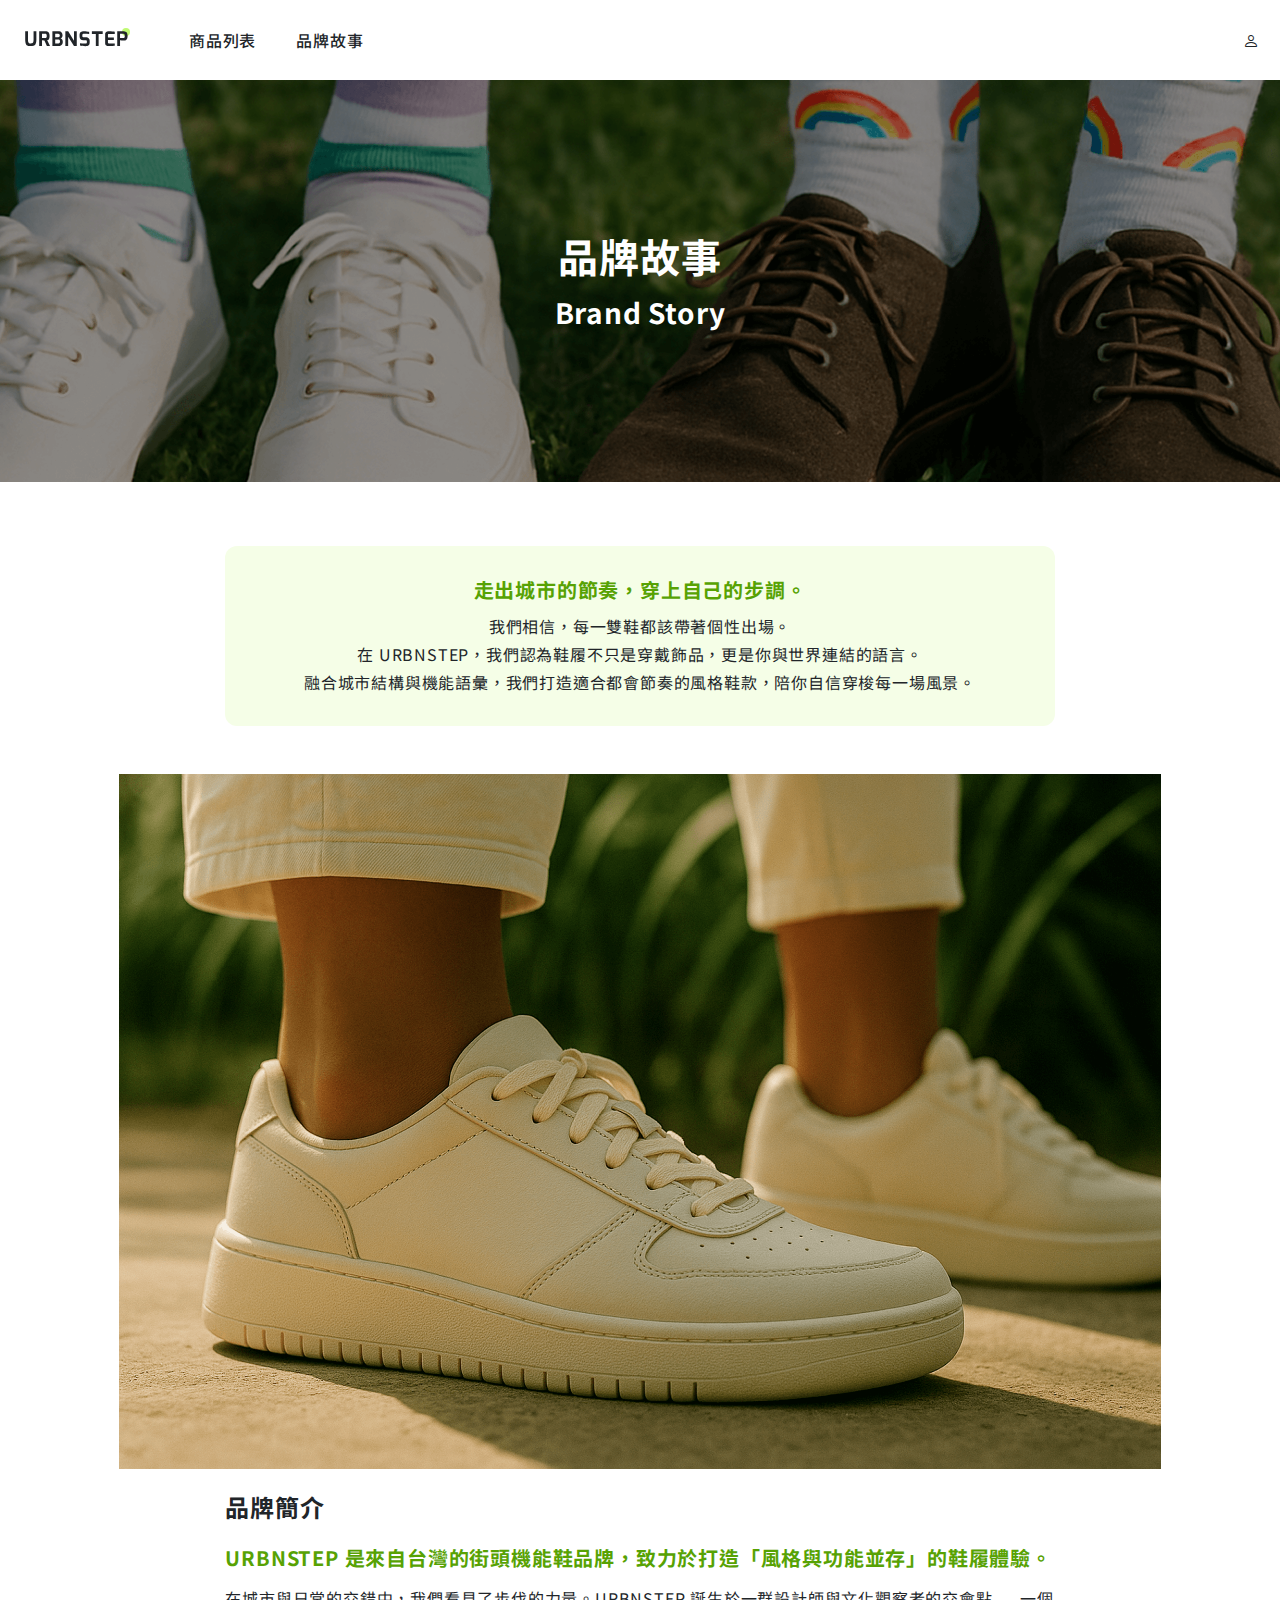
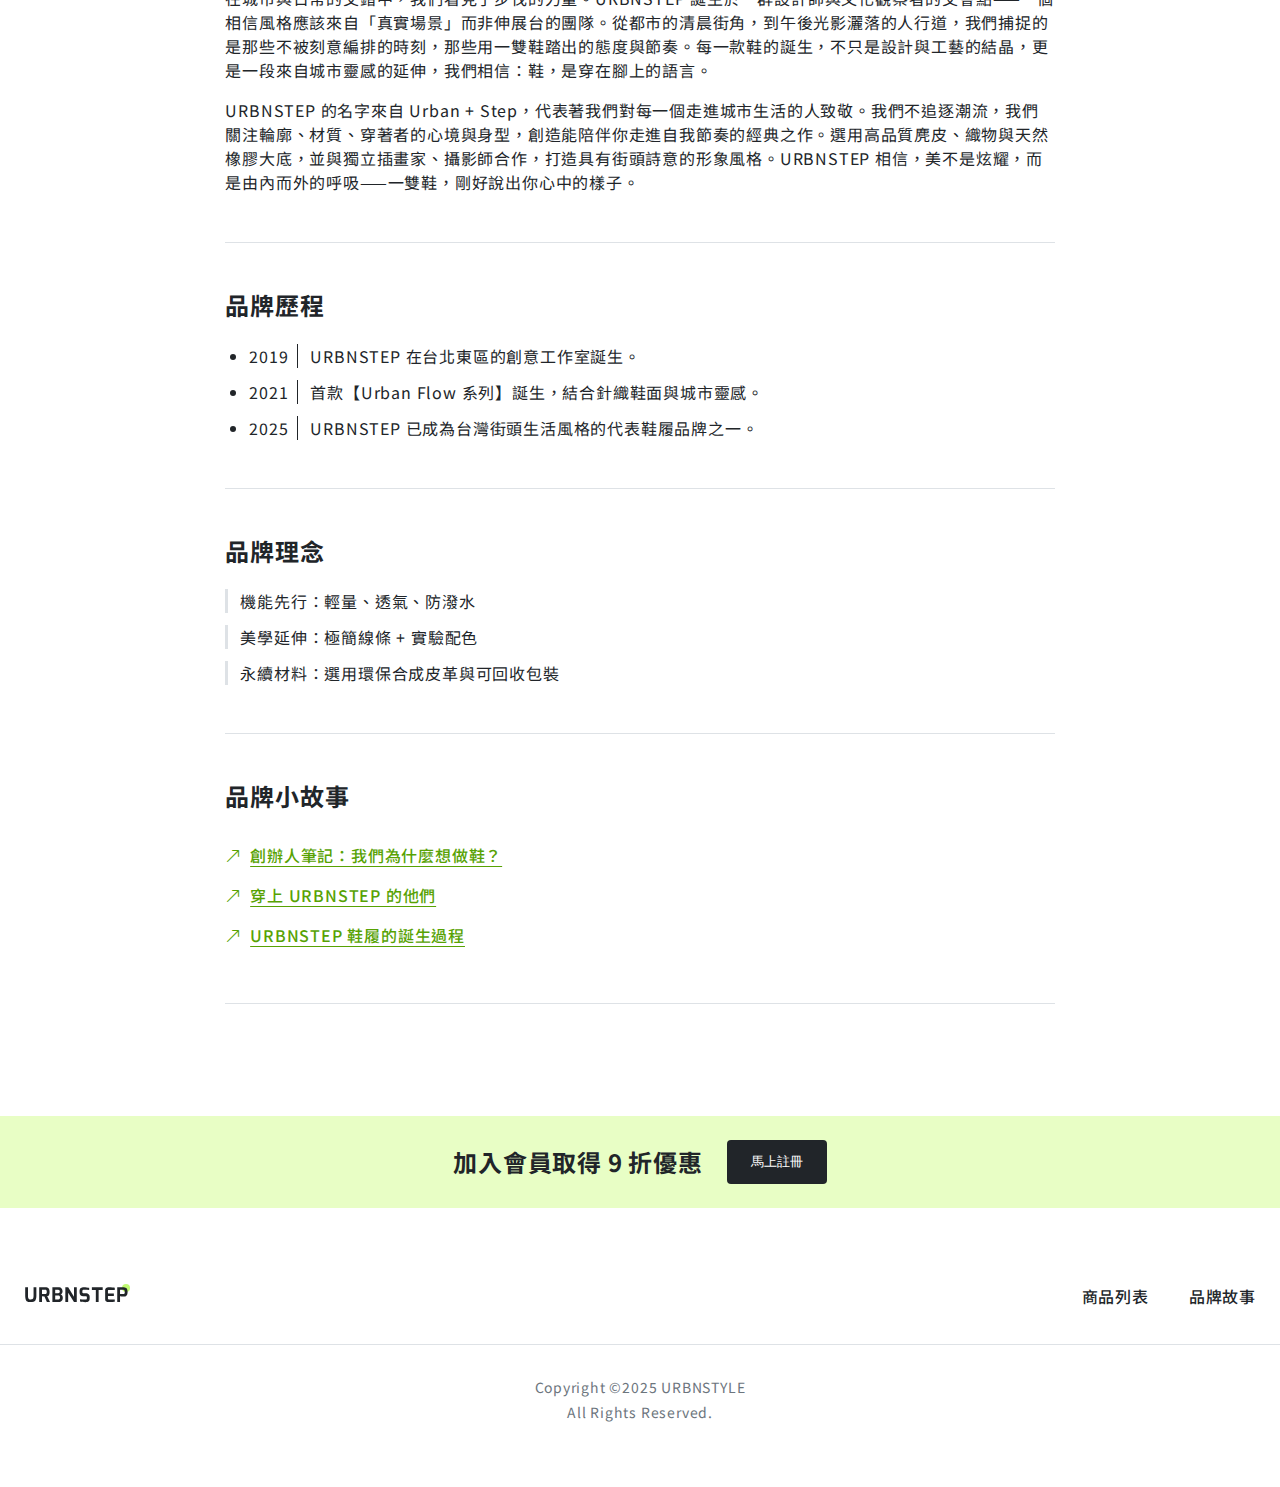
<file: index.html>
<!DOCTYPE html>
<html lang="en">
<head>
    <meta charset="UTF-8">
    <meta name="viewport" content="width=device-width, initial-scale=1.0">
    <link rel="stylesheet" href="https://cdn.jsdelivr.net/npm/bootstrap-icons@1.13.1/font/bootstrap-icons.min.css">
    <link rel="stylesheet" href="style/all.css">
    <link rel="stylesheet" href="style/story.css">
    <title>品牌故事</title>
</head>
<body>
    <!-- 表頭選單 -->
    <nav class="container col-sm py16 d-f aic jcsb py12-sm">
        <ul class="d-f aic">
            <li class="mr48"><a href="index.html">
                <img src="img/logo.svg" alt="logo"></a>
            </li>
            <li ><a href="#" class="d-sm-n py12 mr40">商品列表</a></li>
            <li><a href="#" class="d-sm-n py12">品牌故事</a></li>
        </ul>
        <a href="#"><i class="bi bi-person p12"></i></a>
    </nav>
    <!-- header -->
    <div class="header">
        <h1 class="text-white h3 mb16 mb8-sm">品牌故事</h1>
        <h3 class="text-white h5">Brand Story</h3>
    </div>
    <main class="container py64 pt32-sm">
        <!-- slogan -->
        <div class="row jcc mx-12 ">
        <div class="col-8 col-4-sm">
        <div class="bg-primary-100 p32 p24-sm quote mb48 mb32-sm">
            <h5 class="text-primary-400 mb12">走出城市的節奏，穿上自己的步調。</h5>
            <p class="mb4">我們相信，每一雙鞋都該帶著個性出場。</p>
            <p class="mb4">在 URBNSTEP，我們認為鞋履不只是穿戴飾品，更是你與世界連結的語言。</p>
            <p>融合城市結構與機能語彙，我們打造適合都會節奏的風格鞋款，陪你自信穿梭每一場風景。</p>
        </div>
        </div>
        </div>
        <!-- 品牌簡介 -->
        <div class="row jcc mx-12">
        <div class="col-10 col-4-sm">
            <img src="img/about.png" alt="about" class="mb24 mb16-sm">
        </div>
        <div class="col-8 col-4-sm jcc">
        <div class="pb48 pb32-sm mb48 mb32-sm section-line">
            <h4 class="mb24 mb16-sm h5">品牌簡介</h4>
            <h5 class="text-primary-400 h6 mb16  mb12-sm">URBNSTEP 是來自台灣的街頭機能鞋品牌，致力於打造「風格與功能並存」的鞋履體驗。</h5>
            <p class="mb16 mb12-sm">在城市與日常的交錯中，我們看見了步伐的力量。URBNSTEP 誕生於一群設計師與文化觀察者的交會點——一個相信風格應該來自「真實場景」而非伸展台的團隊。從都市的清晨街角，到午後光影灑落的人行道，我們捕捉的是那些不被刻意編排的時刻，那些用一雙鞋踏出的態度與節奏。每一款鞋的誕生，不只是設計與工藝的結晶，更是一段來自城市靈感的延伸，我們相信：鞋，是穿在腳上的語言。</p>
            <p>URBNSTEP 的名字來自 Urban + Step，代表著我們對每一個走進城市生活的人致敬。我們不追逐潮流，我們關注輪廓、材質、穿著者的心境與身型，創造能陪伴你走進自我節奏的經典之作。選用高品質麂皮、織物與天然橡膠大底，並與獨立插畫家、攝影師合作，打造具有街頭詩意的形象風格。URBNSTEP 相信，美不是炫耀，而是由內而外的呼吸——一雙鞋，剛好說出你心中的樣子。</p>
        </div>
        </div>
        </div>
        <!-- 品牌歷程 -->
        <div class="row jcc mx-12">
        <div class="col-8 col-4-sm">
        <div class="history pb48 pb32-sm mb48 mb32-sm section-line">
            <h4 class="mb24 mb16-sm">品牌歷程</h4>
            <ul class="history-list">
                <li class="mb12"><span class="pr8">2019</span><span class="history-desc"> URBNSTEP 在台北東區的創意工作室誕生。</span></li>
                <li class="mb12"><span class="pr8">2021</span><span class="history-desc"> 首款【Urban Flow 系列】誕生，結合針織鞋面與城市靈感。</span></li>
                <li><span class="pr8">2025</span><span class="history-desc"> URBNSTEP 已成為台灣街頭生活風格的代表鞋履品牌之一。</span></li>
            </ul>
        </div>
        </div>
        </div>
        <!-- 品牌理念 -->
        <div class="row jcc mx-12">
        <div class="col-8 col-4-sm">
        <div class="idea pb48 pb32-sm mb48 mb32-sm section-line">
            <h4 class="mb24">品牌理念</h4>
            <ul>
                <li class="mb12 concept-item">機能先行：輕量、透氣、防潑水</li>
                <li class="mb12 concept-item">美學延伸：極簡線條 + 實驗配色</li>
                <li class="concept-item">永續材料：選用環保合成皮革與可回收包裝</li>
            </ul>
        </div>
        </div>
        </div>
        <!-- 品牌故事 -->
        <div class="row jcc mx-12">
        <div class="col-8 col-4-sm">
        <div class="story pb48 pb32-sm mb48 mb32-sm section-line">
            <h4 class="mb24 mb16-sm">品牌小故事</h4>
            <a href="pd-list.html" class="story-link py8"><i class="bi bi-arrow-up-right"></i>創辦人筆記：我們為什麼想做鞋？</a>
            <a href="pd-list.html" class="story-link py8"><i class="bi bi-arrow-up-right"></i>穿上 URBNSTEP 的他們</a>
            <a href="pd-list.html" class="story-link py8"><i class="bi bi-arrow-up-right"></i>URBNSTEP 鞋履的誕生過程</a>
        </div>
        </div>
        </div>
    </main>
    <!-- 加入會員 -->
    <div class="bg-primary-200 d-f jcc aic py24">
        <h4 class="h5 mr24 mr16-sm">加入會員取得 9 折優惠</h4>
        <button type="button" class="btn btn-dark">馬上註冊</button>
    </div>
    <!-- 版權申明 -->
    <footer class="py64 py32-sm">
    <nav class="container section-line">
        <div class="mb24 d-f aic jcsb block">
            <a href="index.html">
                <img src="img/logo.svg" alt="logo" class="logo">
            </a>
            <ul class="d-f aic block px12">
                <li ><a href="#" class="py12 mr40">商品列表</a></li>
                <li><a href="#" class="py12">品牌故事</a></li>
        </ul>
        </div>
    </nav>
    <div class="copyright text-neutral-600 text-sm mt32">
        <p class="mb4">Copyright ©2025 URBNSTYLE</p>
        <p>All Rights Reserved.</p>
    </div>
    </footer>
</body>
</html>
</file>
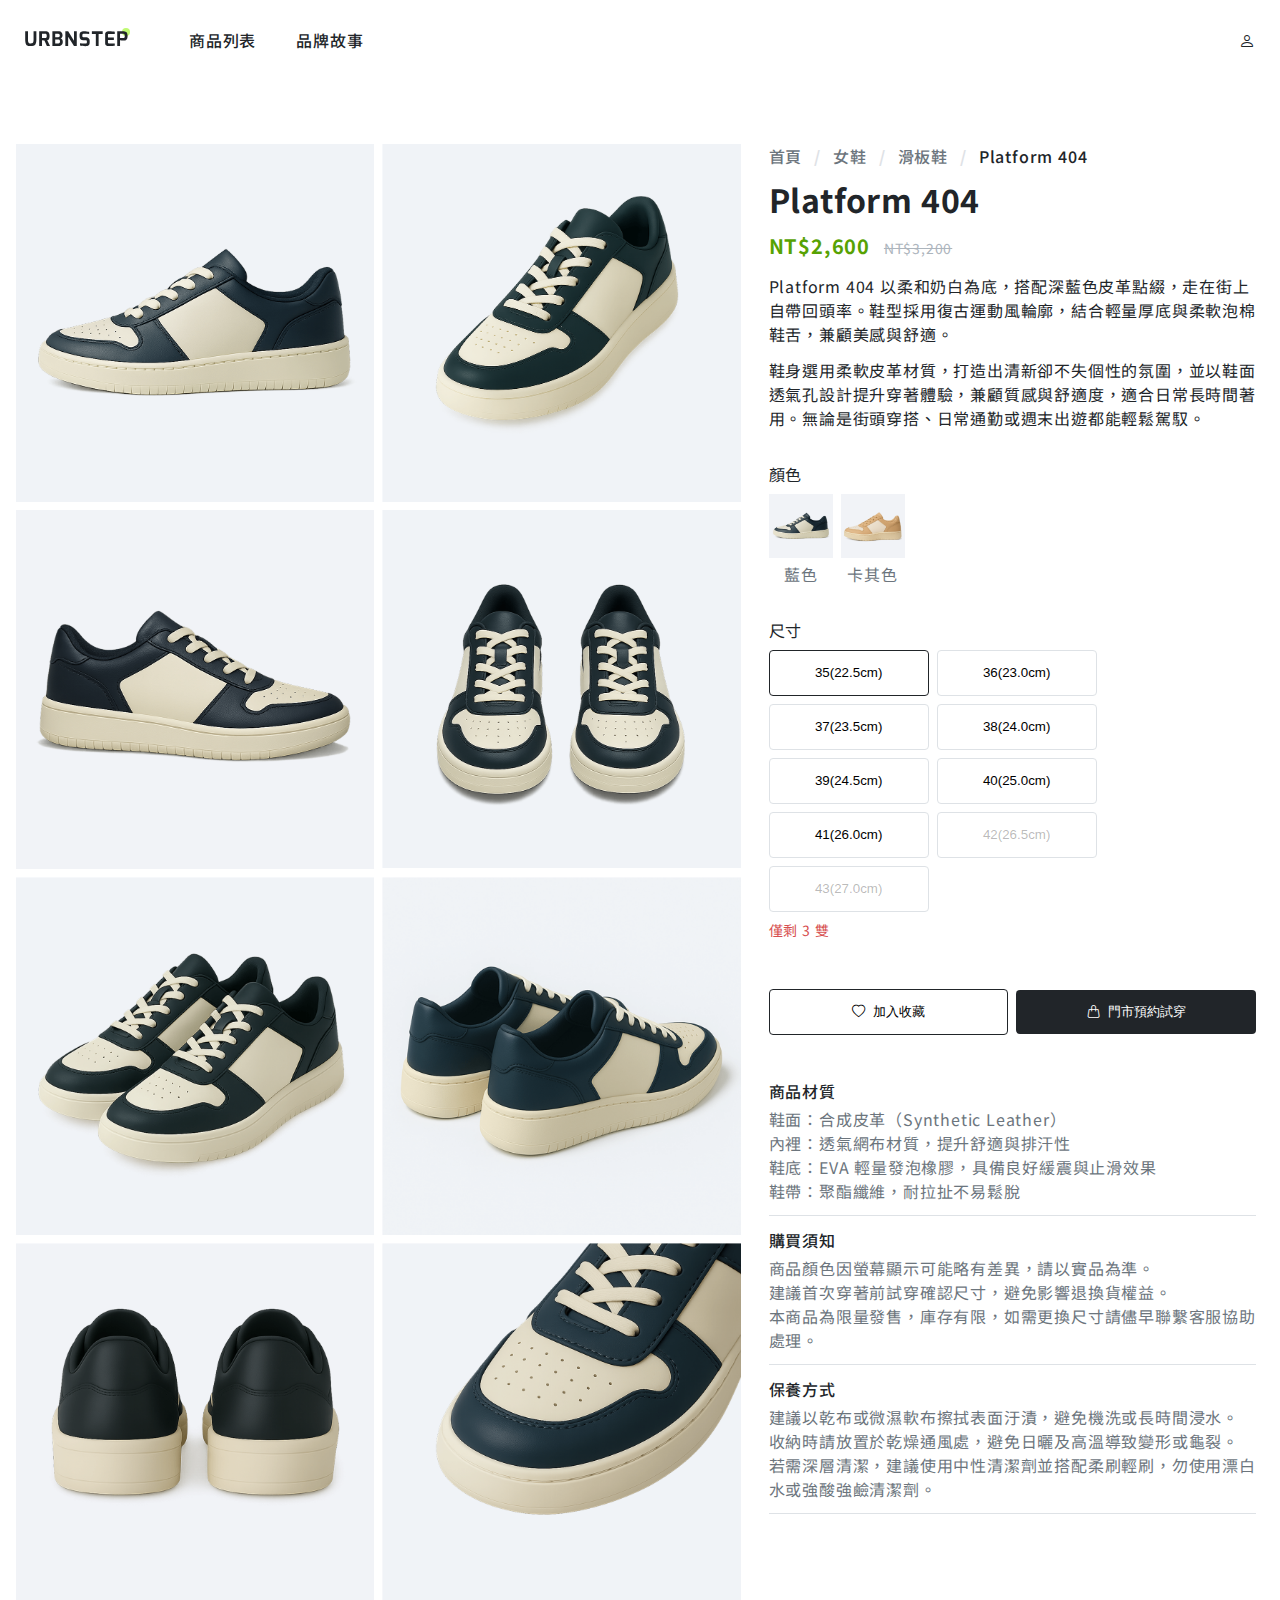
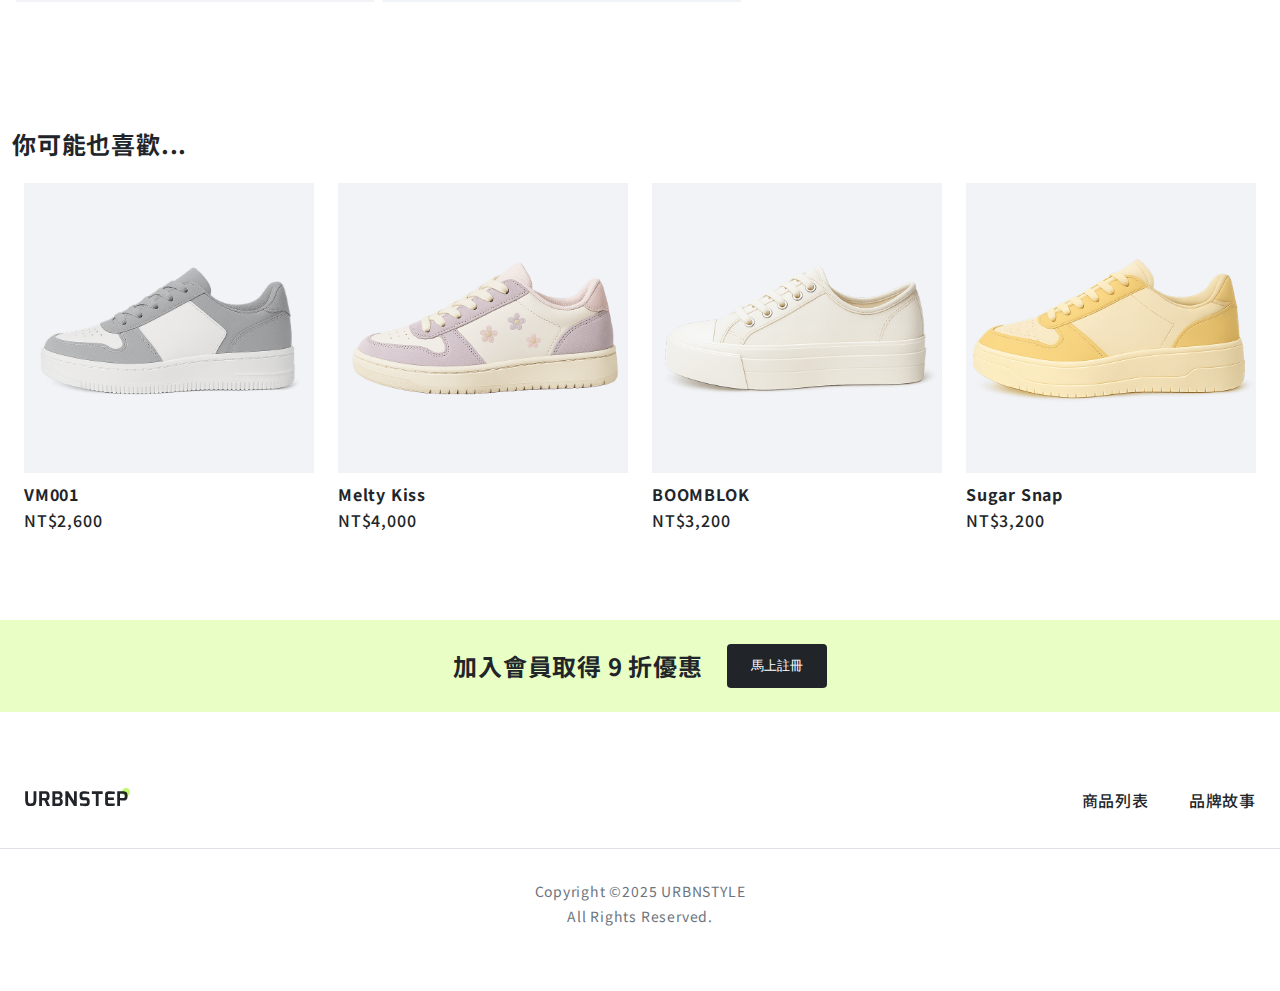
<file: pd-detail.html>
<!DOCTYPE html>
<html lang="en">
<head>
    <meta charset="UTF-8">
    <meta name="viewport" content="width=device-width, initial-scale=1.0">
    <title>URBNSTEP|Platform 404</title>
    <link rel="stylesheet" href="https://cdn.jsdelivr.net/npm/bootstrap-icons@1.13.1/font/bootstrap-icons.min.css">
    <link rel="stylesheet" href="style/all.css">
    <link rel="stylesheet" href="style/pddetail.css">
</head>
<body>
    <nav class="container col-sm py16 d-f aic jcsb py12-sm">
        <ul class="d-f aic">
            <li class="mr48"><a href="index.html">
                <img src="img/logo.svg" alt="logo"></a>
            </li>
            <li ><a href="pd-list.html" class="d-sm-n py12 mr40">商品列表</a></li>
            <li><a href="index.html" class="d-sm-n py12">品牌故事</a></li>
        </ul>
        <a href="#"><i class="bi bi-person p12"></i></a>
    </nav>
    <main class="container">
        <div class="row py64 gap24 gap0-sm py0-sm ">
            <!-- 產品圖片 -->
            <div class="col-7 mr12 col-all-sm mr0-sm">
                <div class="pd-row d-f f-w mb24-sm gap16-sm overflow-auto-sm no-wrap-sm">
                    <div class="pd-col mb8 d-contents-sm">
                        <img src="img/image.png" alt="img">
                    </div>
                    <div class="pd-col mb8 d-contents-sm">
                        <img src="img/image-1.png" alt="img">
                    </div>
                    <div class="pd-col mb8  d-contents-sm">
                        <img src="img/image-2.png" alt="img">
                    </div>
                    <div class="pd-col mb8  d-contents-sm">
                        <img src="img/image-3.png" alt="img">
                    </div>
                    <div class="pd-col mb8  d-contents-sm">
                        <img src="img/image-4.png" alt="img">
                    </div>
                    <div class="pd-col mb8  d-contents-sm">
                        <img src="img/image-5.png" alt="img">
                    </div>
                    <div class="pd-col mb8  d-contents-sm">
                        <img src="img/image-6.png" alt="img">
                    </div>
                    <div class="pd-col mb8  d-contents-sm">
                        <img src="img/image-7.png" alt="img">
                    </div>
                </div>
            </div>
            <!-- 產品描述 -->
            <div class="col-5 col-all-sm">
                <!-- 麵包頁導覽 -->
            <nav class="mb12 mb8-sm">
            <ol class="d-f">
                <li class="breadcrumb-item">
                    <a href="index.html" class="breadcrumb-link">首頁</a>
                </li>
                <li class="breadcrumb-item">
                    <a href="pd-list.html" class="breadcrumb-link">女鞋</a>
                </li>
                <li class="breadcrumb-item">
                    <a href="pd-list.html" class="breadcrumb-link">滑板鞋</a>
                </li>
                <li class="breadcrumb-item">Platform 404</li>
            </ol>
            </nav>
            <!-- 產品介紹 -->
            <div class="mb32">
            <h2 class="h4 mb16 mb12-sm">Platform 404</h2>
            <h5 class="h6 text-primary-400 mb16 mb12-sm">
                NT$2,600 <del class="pl8 text-sm text-neutral-500">NT$3,200</del>
            </h5>
            <p class="mb12">Platform 404 以柔和奶白為底，搭配深藍色皮革點綴，走在街上自帶回頭率。鞋型採用復古運動風輪廓，結合輕量厚底與柔軟泡棉鞋舌，兼顧美感與舒適。</p>
            <p>鞋身選用柔軟皮革材質，打造出清新卻不失個性的氛圍，並以鞋面透氣孔設計提升穿著體驗，兼顧質感與舒適度，適合日常長時間著用。無論是街頭穿搭、日常通勤或週末出遊都能輕鬆駕馭。</p>
            </div>
            <!-- 產品顏色 -->
            <div class="mb32 mb24-sm">
                <p class="mb8">顏色</p>
                <div class="d-f">
                    <div class="pd-color mr8">
                        <img src="img/product.png" alt="藍色" class="mb4">
                        <p>藍色</p>
                    </div>
                    <div class="pd-color">
                        <img src="img/product-1.png" alt="卡其色" class="mb4">
                        <p>卡其色</p>
                    </div>
                </div>
            </div>
            <!-- 產品尺寸 -->
            <div class="mb48 mb24-sm">
                <p class="mb8">尺寸</p>
                <div class="d-f f-w gap8 mb8">
                <button type="button" class="btn  btn-pd-size active">35(22.5cm)
                </button>
                <button type="button" class="btn btn-pd-size">36(23.0cm)
                </button>
                <button type="button" class="btn btn-pd-size">37(23.5cm)
                </button>
                <button type="button" class="btn btn-pd-size">38(24.0cm)
                </button>
                <button type="button" class="btn btn-pd-size">39(24.5cm)
                </button>
                <button type="button" class="btn btn-pd-size">40(25.0cm)
                </button>
                <button type="button" class="btn btn-pd-size">41(26.0cm)
                </button>
                <button type="button" class="btn btn-pd-size" disabled>42(26.5cm)
                </button>
                <button type="button" class="btn btn-pd-size" disabled>43(27.0cm)
                </button>
                </div>
                <p class="text-sm text-danger">僅剩 3 雙</p>
            </div>
            <!-- 收藏/預約 -->
            <div class="pd-action d-f mb32 aic">
                <button type="button" class="btn btn-light d-sm-n" ><i class="bi bi-heart mr8"></i>加入收藏</button>
                <button type="button" class="btn btn-dark"><i class="bi bi-handbag mr8"></i>門市預約試穿</button>
                <i class="bi bi-heart heart block d-n p12"></i>
            </div>
            <!-- 產品資訊 -->
             <ul>
                <li class="py12 section-line">
                    <p class="mb4 pd-info-title">商品材質</p>
                    <p class="text-neutral-600">鞋面：合成皮革（Synthetic Leather）</p>
                    <p class="text-neutral-600">內裡：透氣網布材質，提升舒適與排汗性</p>
                    <p class="text-neutral-600">鞋底：EVA 輕量發泡橡膠，具備良好緩震與止滑效果</p>
                    <p class="text-neutral-600">鞋帶：聚酯纖維，耐拉扯不易鬆脫</p>
                </li>
                <li class="py12 section-line">
                    <p class="mb4 pd-info-title">購買須知</p>
                    <p class="text-neutral-600">商品顏色因螢幕顯示可能略有差異，請以實品為準。</p>
                    <p class="text-neutral-600">建議首次穿著前試穿確認尺寸，避免影響退換貨權益。</p>
                    <p class="text-neutral-600">本商品為限量發售，庫存有限，如需更換尺寸請儘早聯繫客服協助處理。</p>
                </li>
                <li class="py12 section-line">
                    <p class="mb4 pd-info-title">保養方式</p>
                    <p class="text-neutral-600">建議以乾布或微濕軟布擦拭表面汙漬，避免機洗或長時間浸水。</p>
                    <p class="text-neutral-600">收納時請放置於乾燥通風處，避免日曬及高溫導致變形或龜裂。</p>
                    <p class="text-neutral-600">若需深層清潔，建議使用中性清潔劑並搭配柔刷輕刷，勿使用漂白水或強酸強鹼清潔劑。</p>
                </li>
             </ul>
        </div>
        </div>
        <!-- 相關產品 -->
        <div class="py48 mb40 pt40-sm pb64-sm mb0-sm">
            <h4 class="mb16 h5 py8-sm">你可能也喜歡...</h4>
            <div class="row gap16-sm overflow-auto-sm no-wrap-sm">
                
                <div class="col-3 col-all-relate">
                    <a href="pd-list.html">
                        <img src="img/product-2.png" alt="VM001" class="imgs mb12">
                        <h6 class="mb4">VM001</h6>
                        <p>NT$2,600</p>
                    </a>
                </div>
                <div class="col-3 col-all-relate">
                    <a href="pd-list.html">
                        <img src="img/product-3.png" alt="Melty Kiss" class="imgs mb12">
                        <h6 class="mb4">Melty Kiss</h6>
                        <p>NT$4,000</p>
                    </a>
                </div>
                <div class="col-3 col-all-relate">
                    <a href="pd-list.html">
                        <img src="img/product-4.png" alt="BOOMBLOK" class="imgs mb12">
                        <h6 class="mb4">BOOMBLOK</h6>
                        <p>NT$3,200</p>
                    </a>
                </div>
                <div class="col-3 col-all-relate">
                    <a href="pd-list.html">
                        <img src="img/product-7.png" alt="Sugar Snap" class="imgs mb12">
                        <h6 class="mb4">Sugar Snap</h6>
                        <p>NT$3,200</p>
                    </a>
                </div>
            
            </div>
        </div>
    </main>
    <!-- 加入會員 -->
    <div class="bg-primary-200 d-f jcc aic py24">
        <h4 class="h5 mr24 mr16-sm">加入會員取得 9 折優惠</h4>
        <button type="button" class="btn btn-dark">馬上註冊</button>
    </div>
    <!-- 版權申明 -->
    <footer class="py64 py32-sm">
    <nav class="container section-line px12">
        <div class="mb24 d-f aic jcsb block">
            <a href="index.html">
                <img src="img/logo.svg" alt="logo" class="logo">
            </a>
            <ul class="d-f aic block px12">
                <li ><a href="pd-list.html" class="py12 mr40">商品列表</a></li>
                <li><a href="index.html" class="py12">品牌故事</a></li>
        </ul>
        </div>
    </nav>
    <div class="copyright text-neutral-600 text-sm mt32">
        <p class="mb4">Copyright ©2025 URBNSTYLE</p>
        <p>All Rights Reserved.</p>
    </div>
    </footer>
</body>
</html>
</file>
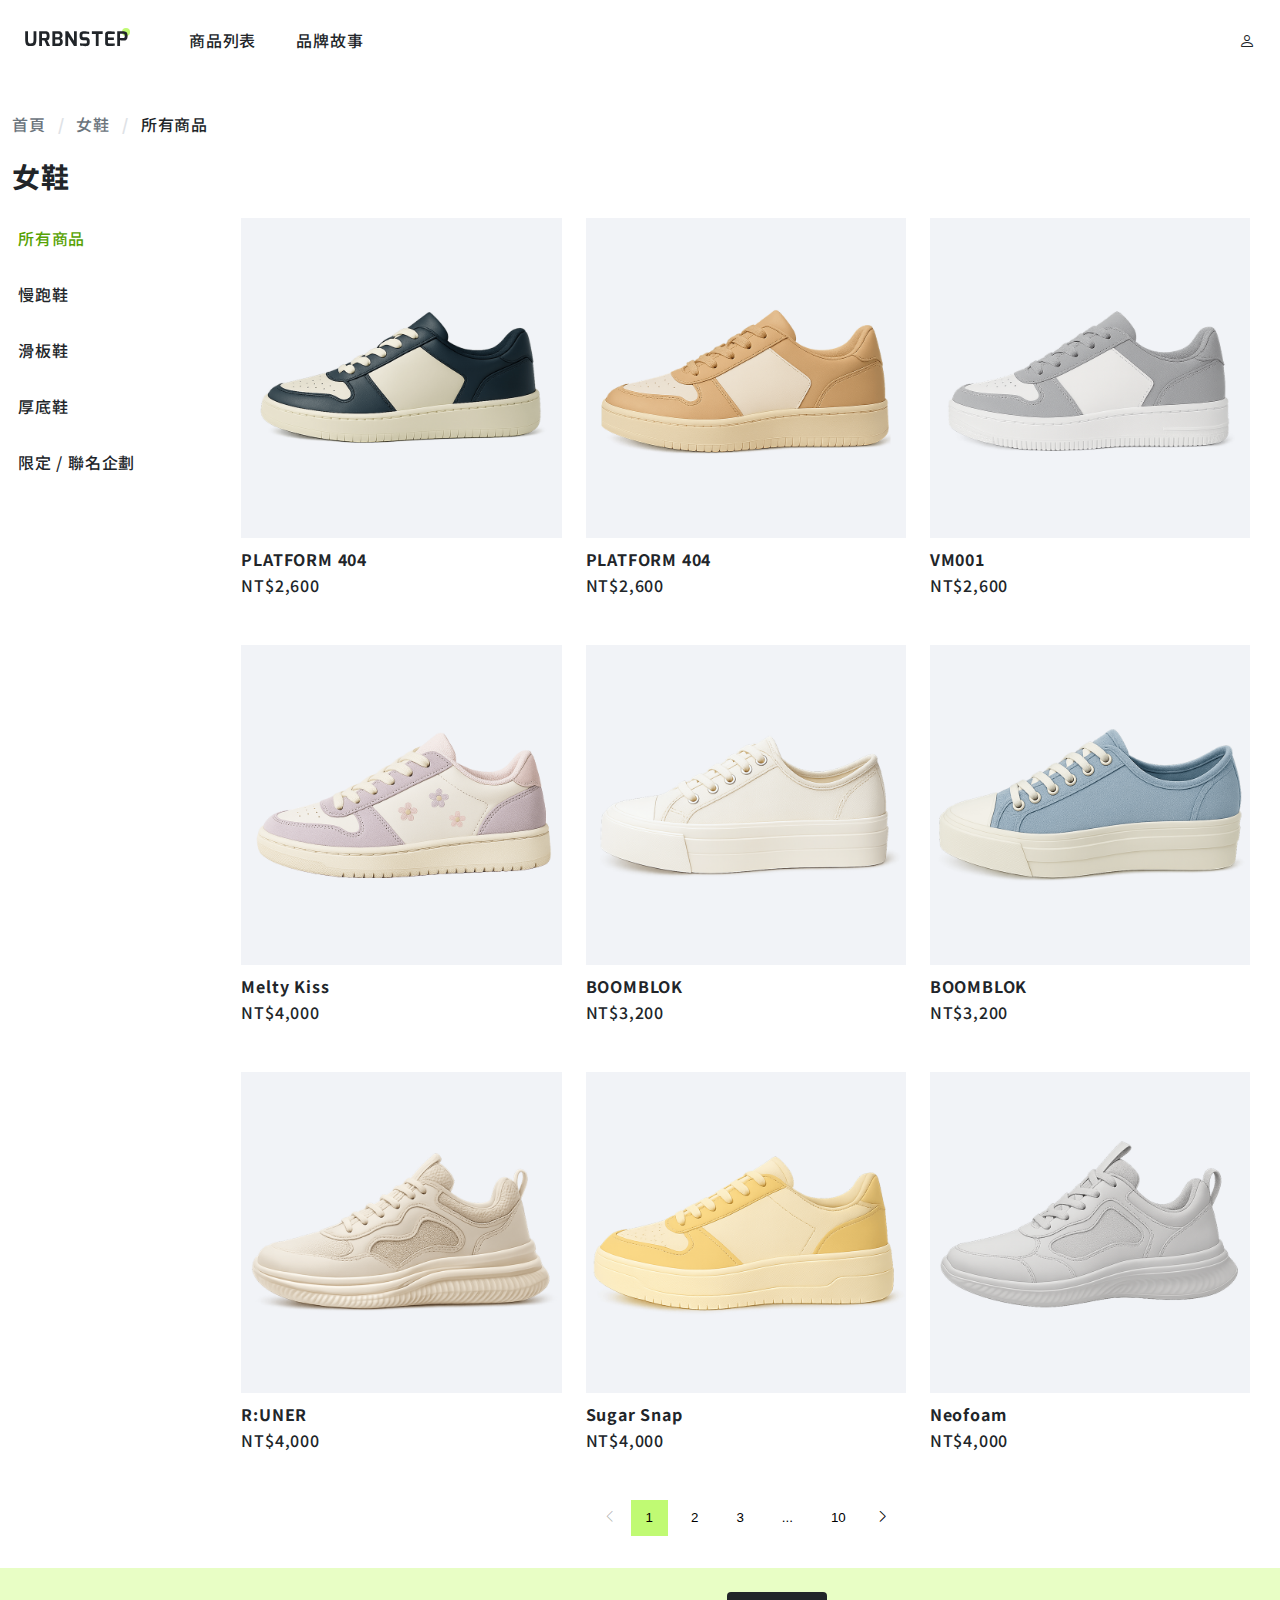
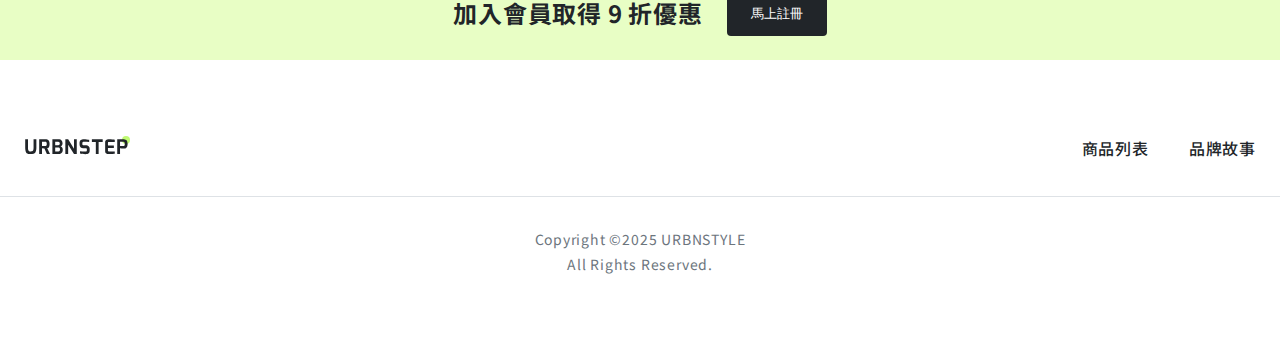
<file: pd-list.html>
<!DOCTYPE html>
<html lang="en">
<head>
    <meta charset="UTF-8">
    <meta name="viewport" content="width=device-width, initial-scale=1.0">
    <title>品牌列表頁</title>
    <link rel="stylesheet" href="https://cdn.jsdelivr.net/npm/bootstrap-icons@1.13.1/font/bootstrap-icons.min.css">
    <link rel="stylesheet" href="style/all.css">
    <link rel="stylesheet" href="style/pdlist.css">
</head>
<body>
    <!-- 表頭選單 -->
    <nav class="container col-sm py16 d-f aic jcsb py12-sm">
        <ul class="d-f aic">
            <li class="mr48"><a href="index.html">
                <img src="img/logo.svg" alt="logo"></a>
            </li>
            <li ><a href="pd-list.html" class="d-sm-n py12 mr40">商品列表</a></li>
            <li><a href="index.html" class="d-sm-n py12">品牌故事</a></li>
        </ul>
        <a href="#"><i class="bi bi-person p12"></i></a>
    </nav>
    <main class="container py32 mb48 py16-sm mb24-sm px12 px6-sm">
        <!-- 麵包屑導覽 -->
        <nav class="mb24 col-2-pdlist-sm">
            <ol class="d-f">
                <li class="breadcrumb-item">
                    <a href="index.html" class="breadcrumb-link">首頁</a>
                </li>
                <li class="breadcrumb-item">
                    <a href="pd-list.html" class="breadcrumb-link">女鞋</a>
                </li>
                <li class="breadcrumb-item">所有商品</li>
            </ol>
        </nav>
        <h3 class="mb24 col-2-pdlist-sm h4">女鞋</h3>
        <!--格線-->
         <div class="row mx-6"> 
            <!--category 容器-->
            <div class="col-2 d-sm-n"> 
                <nav>
                    <ul class="category">
                        <li class="mb16"><a href="#" class="py8 active">所有商品</a></li>
                        <li class="mb16"><a href="#" class="py8">慢跑鞋</a></li>
                        <li class="mb16"><a href="#" class="py8">滑板鞋</a></li>
                        <li class="mb16"><a href="#" class="py8">厚底鞋</a></li>
                        <li class="mb16"><a href="#" class="py8">限定 / 聯名企劃</a></li>
                    </ul>
                </nav>
            </div>
            <!--product-list 容器-->
            <div class="col-10 col-4-pdlist-sm">
                <!--product-list 上半容器-->
                 <div class="row">
                    <!-- 因為上面容器滿寬已是 10 欄，而照片佔 1/3，因此直接用以 12 欄為基準算出的 1/3，就是 col-4 -->
                    <div class="col-4 col-2-pdlist-sm">
                        <div class="mb48 mb24-sm">
                        <a href="pd-detail.html">
                            <img src="img/product.png" alt="PLATFORM 404" class="mb12">
                            <h6 class="mb4 mb0-sm">PLATFORM 404</h6>
                            <p>NT$2,600</p>
                        </a>
                        </div>
                    </div>
                    <div class="col-4 col-2-pdlist-sm">
                        <div class="mb48 mb24-sm">
                        <a href="pd-detail.html">
                            <img src="img/product-1.png" alt="PLATFORM 404" class="mb12">
                            <h6 class="mb4 mb0-sm">PLATFORM 404</h6>
                            <p>NT$2,600</p>
                        </a>
                        </div>
                    </div>
                    <div class="col-4 col-2-pdlist-sm">
                        <div class="mb48 mb24-sm">
                        <a href="pd-detail.html">
                            <img src="img/product-2.png" alt="VM001" class="mb12">
                            <h6 class="mb4 mb0-sm">VM001</h6>
                            <p>NT$2,600</p>
                        </a>
                        </div>
                    </div>
                    <div class="col-4 col-2-pdlist-sm">
                        <div class="mb48 mb24-sm">
                        <a href="pd-detail.html">
                            <img src="img/product-3.png" alt="Melty Kiss" class="mb12">
                            <h6 class="mb4 mb0-sm">Melty Kiss</h6>
                            <p>NT$4,000</p>
                        </a>
                        </div>
                    </div>
                    <div class="col-4 col-2-pdlist-sm">
                        <div class="mb48 mb24-sm">
                        <a href="pd-detail.html">
                            <img src="img/product-4.png" alt="BOOMBLOK" class="mb12">
                            <h6 class="mb4 mb0-sm">BOOMBLOK</h6>
                            <p>NT$3,200</p>
                        </a>
                        </div>
                    </div>
                    <div class="col-4 col-2-pdlist-sm">
                        <div class="mb48 mb24-sm">
                        <a href="pd-detail.html">
                            <img src="img/product-5.png" alt="BOOMBLOK" class="mb12">
                            <h6 class="mb4 mb0-sm">BOOMBLOK</h6>
                            <p>NT$3,200</p>
                        </a>
                        </div>
                    </div>
                    <div class="col-4 col-2-pdlist-sm">
                        <div class="mb48 mb24-sm">
                        <a href="pd-detail.html">
                            <img src="img/product-6.png" alt="R:UNER" class="mb12">
                            <h6 class="mb4 mb0-sm">R:UNER</h6>
                            <p>NT$4,000</p>
                        </a>
                        </div>
                    </div>
                    <div class="col-4 col-2-pdlist-sm">
                        <div class="mb48 mb24-sm">
                        <a href="pd-detail.html">
                            <img src="img/product-7.png" alt="Sugar Snap" class="mb12">
                            <h6 class="mb4 mb0-sm">Sugar Snap</h6>
                            <p>NT$4,000</p>
                        </a>
                        </div>
                    </div>
                    <div class="col-4 col-2-pdlist-sm">
                        <div class="mb48 mb32-sm">
                        <a href="pd-detail.html">
                            <img src="img/product-8.png" alt="Neofoam" class="mb12">
                            <h6 class="mb4 mb0-sm">Neofoam</h6>
                            <p>NT$4,000</p>
                        </a>
                        </div>
                    </div>
                    <div class="col-4 col-2-pdlist-sm d-n d-block">
                        <div class="mb48 mb32-sm">
                        <a href="pd-detail.html">
                            <img src="img/product-9.png" alt="Buttermood" class="mb12">
                            <h6 class="mb4 mb0-sm">Buttermood</h6>
                            <p>NT$4,000</p>
                        </a>
                        </div>
                    </div>
                 </div>
                 <!--pagination-->
                 <ul class="d-f jcc aic">
                    <li class="page-item mr12">
                        <button type="button" class="btn" disabled><i class="bi bi-chevron-left"></i></button>
                    </li>
                    <li class="page-item mr8">
                        <button type="button" class="btn active">1</button>
                    </li>
                    <li class="page-item mr8">
                        <button type="button" class="btn">2</button>
                    </li>
                    <li class="mr8 page-item">
                        <button type="button" class="btn">3</button>
                    </li>
                    <li class="page-item mr8">
                        <button type="button" class="btn">...</button>
                    </li>
                    <li class="page-item mr12">
                        <button type="button" class="btn">10</button>
                    </li>
                    <li class="page-item">
                        <button type="button" class="btn"><i class="bi bi-chevron-right"></i></button>
                    </li>
                    
                 </ul>
            </div>
        </div>
    </main>
     <!-- 加入會員 -->
    <div class="bg-primary-200 d-f jcc aic py24">
        <h4 class="h5 mr24 mr16-sm">加入會員取得 9 折優惠</h4>
        <button type="button" class="btn btn-dark">馬上註冊</button>
    </div>
    <!-- 版權申明 -->
    <footer class="py64 py32-sm">
    <nav class="container section-line px12">
        <div class="mb24 d-f aic jcsb block">
            <a href="index.html">
                <img src="img/logo.svg" alt="logo" class="logo">
            </a>
            <ul class="d-f aic block px12">
                <li ><a href="#" class="py12 mr40">商品列表</a></li>
                <li><a href="#" class="py12">品牌故事</a></li>
        </ul>
        </div>
    </nav>
    <div class="copyright text-neutral-600 text-sm mt32">
        <p class="mb4">Copyright ©2025 URBNSTYLE</p>
        <p>All Rights Reserved.</p>
    </div>
    </footer>
</body>
</html>
</file>
<file: style/story.css>
/* page */

.header{
    background-image: url(../img/hero.png);
    background-repeat: no-repeat;
    background-size: cover;
    /* 背景圖填滿整個區塊 */
    background-position: center;
    padding: 152px 0;
    text-align: center;
}

.quote{
    border-radius: 12px;
    text-align: center;
}

.intro img{
    max-width: 100%;
    margin-left: -110px;
    margin-right: -110px;
}

.section-line{
    border-bottom: 1px solid var(--neutral-300);
}

.history-desc{
    border-left: 1px solid var(--neutral-900);
    padding-left: 8px;
}

.history-list{
    list-style-type: disc;
    padding-left: 24px;
}

.concept-item{
    padding-left: 12px;
    border-left: 3px solid var(--neutral-300);
}

.bi{
    padding-right: 8px;
    vertical-align: bottom;
}

.footer{
    text-align: center;
}

.nav-link{
    color:var(--neutral-900);
    text-decoration: none;
    display: block;
    font-weight: 500;
}

.copyright{
    text-align: center;
}

@media(max-width: 767px){
    .quote{
        text-align: left;
    }
    .header{
        background-image: url(/img/hero-sm.png);
        padding: 87px 0;
    }

}

@media(max-width: 576px){
    
    
    
}

/* page */
</file>
<file: style/pddetail.css>
/* 產品圖片 */

.pd-row{
    margin-left: -4px;
    margin-right: -4px;
}

.pd-col{
    width: calc(100%/12*6);
    padding-right: 4px;
    padding-left: 4px;
}

/* 產品圖顏色 */

.pd-color{
    width: 64px;
    text-align: center;
    color: var(--neutral-600);
}

/* 產品尺寸按鈕 */

.btn-pd-size{
    border: 1px solid var(--neutral-300);
    width: 160px;
}

.btn-pd-size.active,
.btn-pd-size:hover{
    border-color: var(--neutral-900);
}

.btn-light{
    border: 1px solid var(--neutral-900);
}

.pd-action{
    gap: 8px;
}

.pd-action .btn{
    width: 50%;
}

.pd-info-title{
    font-weight: 500;
}

.nav-bottom{
    width: 100%;
}

.copyright{
    text-align: center;
}

@media(max-width: 767px){

   .d-block{
        display: block;
   }

   .col-all-sm{
        flex: 0 0 auto;
        width: 100%;
        padding-right: 0;
        padding-left: 0;
   }

   .col-all-relate{
        flex: 0 0 auto;
        width: 80%;
        padding-right: 0;
        padding-left: 0;
   }

   .pd-col{
        width: 100%;
        padding-right: 0;
        padding-left: 0;
   }

   .heart{
        font-size: 24px;
        padding: 0;
   }

    .d-contents-sm {
        display: contents;
  }

    .overflow-auto-sm {
        overflow-x: auto;
  }

    .no-wrap-sm{
        flex-wrap: nowrap;
    }

    .pd-action .btn{
        width: 100%;
    }


}

@media(max-width: 576px){
    
  
    
}
</file>
<file: style/pdlist.css>
.category .active{
    color: var(--primary-400);
}

.page-item .btn{
    padding: 8px 15px;
    border-radius: 0;
    font-weight: 400;
}

.page-item .active{
    background-color: var(--primary-300);
    font-weight: 500;
}

.nav-bottom{
    width: 100%;
}

.copyright{
    text-align: center;
}

.section-line{
    border-bottom: 1px solid var(--neutral-300);
}
</file>
<file: style/all.css>
/* 引入字體（外部資源通常放在最上面） */

@import url('https://fonts.googleapis.com/css2?family=Noto+Sans+TC:wght@100..900&display=swap');

/* 引入字體（外部資源通常放在最上面） */

/* http://meyerweb.com/eric/tools/css/reset/ 
   v2.0 | 20110126
   License: none (public domain)
*/

html, body, div, span, applet, object, iframe,
h1, h2, h3, h4, h5, h6, p, blockquote, pre,
a, abbr, acronym, address, big, cite, code,
del, dfn, em, img, ins, kbd, q, s, samp,
small, strike, strong, sub, sup, tt, var,
b, u, i, center,
dl, dt, dd, ol, ul, li,
fieldset, form, label, legend,
table, caption, tbody, tfoot, thead, tr, th, td,
article, aside, canvas, details, embed, 
figure, figcaption, footer, header, hgroup, 
menu, nav, output, ruby, section, summary,
time, mark, audio, video {
	margin: 0;
	padding: 0;
	border: 0;
	font-size: 100%;
	font: inherit;
	vertical-align: baseline;
}
/* HTML5 display-role reset for older browsers */
article, aside, details, figcaption, figure, 
footer, header, hgroup, menu, nav, section {
	display: block;
}
body {
	line-height: 1;
}
ol, ul {
	list-style: none;
}
blockquote, q {
	quotes: none;
}
blockquote:before, blockquote:after,
q:before, q:after {
	content: '';
	content: none;
}
table {
	border-collapse: collapse;
	border-spacing: 0;
}

/* 通用樣式：顏色（使用變數，好處是網站主色更換時，可從變數直接改，然後就全都改；不用每個都套用） */

:root{
    /* 主色 */
    --primary-100: #F5FEE7;
    --primary-200: #E8FEC5;
    --primary-300: #C0FA73;
    --primary-400: #57A203;
    --primary-500: #477A11;
    /* 中性色 */
    --neutral-0: #ffffff;
    --neutral-100: #F8F9FA;
    --neutral-200: #E9ECEF;
    --neutral-300: #DEE2E6;
    --neutral-400: #CED4DA;
    --neutral-500: #ADB5BD;
    --neutral-600: #6C757D;
    --neutral-700: #495057;
    --neutral-800: #343A40;
    --neutral-900: #212529;
    --danger-300: #d74f4f;
}

/* 通用樣式：顏色（使用變數，好處是網站主色更換時，可從變數直接改，然後就全都改；不用每個都套用） */


/* 通用樣式：標籤基本樣式 */

*,*::before,*::after{
    box-sizing: border-box;
}

img{
    vertical-align: middle;
    /* 清除圖片下方 2-3 公分的空白 */
    max-width: 100%;
    height: auto;
    
}

a{
    color:var(--neutral-900);
    text-decoration: none;
    display: block;
    font-weight: 500;
}

.story-link{
    color: var(--primary-400);
    text-decoration: underline;
    text-underline-offset: 4px;
    /* 文字下底線偏移 */
    display: block;
    /* 因為都獨立一行，所以設定區塊元素 */
}

/* 通用樣式：標籤基本樣式 */

/* 通用樣式：文字 - 字體、行高、字級、字重、字距 */

body{
    font-family: "Noto Sans TC", sans-serif;
    line-height: 1.5;
    /* 觀察大部分內文行高，其他再自己 class */
    letter-spacing: 0.05em;
    color: var(--neutral-900);
}

h1{
    font-size: 40px;
    line-height: 1.2;
    font-weight: 700;
}

h2{
    font-size: 32px;
    line-height: 1.2;
    font-weight: 700;
}

h3{
    font-size: 28px;
    line-height: 1.2;
    font-weight: 700;
}

h4{
    font-size: 24px;
    line-height: 1.2;
    font-weight: 700;
}

h5{
    font-size: 20px;
    line-height: 1.2;
    font-weight: 700;
}
h6{
    font-size: 16px;
    line-height: 1.2;
    font-weight: 700;
}

.text-sm{
    font-size: 14px;
    font-weight: 400;
}

.text-white{
    color: var(--neutral-0);
}

.text-primary-400{
    color: var(--primary-400);
}

.text-danger{
    color: var(--danger-300);
}

.text-neutral-500{
    color: var(--neutral-500);
}

.text-neutral-600{
    color: var(--neutral-600);
}

.bg-primary-100{
    background: var( --primary-100);
}

.bg-primary-200{
    background: var( --primary-200);
}

.bg-neutral-100{
    background: var( --neutral-100);
}

/* 通用樣式：文字 - 字體、行高、字級、字重、字距 */


/* 通用樣式：間距 */

.pb48{
    /* 觀察內部元素到區塊距離 */
    padding-bottom: 48px;
}

.pl8{
    padding-left: 8px;
}

.pr8{
    padding-right: 8px;
}

.py8{
    padding-top: 8px;
    padding-bottom: 8px;
}

.py8-sm{
    padding-top: 8px;
    padding-bottom: 8px;
}

.py12{
    padding-top: 12px;
    padding-bottom: 12px;
}

.py16{
    padding-top: 16px;
    padding-bottom: 16px;
}

.py24{
    padding-top: 24px;
    padding-bottom: 24px;
}

.py32{
    padding-top: 32px;
    padding-bottom: 32px;
}

.py48{
    padding-top: 48px;
    padding-bottom: 48px;
}

.py64{
    padding-top: 64px;
    padding-bottom: 64px;
}

.px12{
    padding-left: 12px;
    padding-right: 12px;
}

.p12{
    padding: 12px;
}

.p32{
    padding: 32px;
}

.mr0-sm{
    margin-right: 0px;
}

.mr8{
    margin-right: 8px;
}

.mr24{
    margin-right: 24px;
}

.mr40{
    margin-right: 40px;
}

.mr48{
    margin-right: 48px;
}

.mx-6{
    margin-right: -6px;
    margin-left: -6px;
}

.mx-12{
    margin-right: -12px;
    margin-left: -12px;
}

.mt32{
    margin-top: 32px;
}

.mb4{
    margin-bottom: 4px;
}

.mb8{
    margin-bottom: 8px;
}

.mb12{
    margin-bottom: 12px;
}

.mb16{
    margin-bottom: 16px;
}

.mb24{
    margin-bottom: 24px;
}

.mb32{
    margin-bottom: 32px;
}

.mb40{
    margin-bottom: 40px;
}

.mb48{
    /* 觀察每塊群組間距 */
    margin-bottom: 48px;
}

.gap8{
    gap: 8px;
}

/* 通用樣式：間距 */

/* 通用樣式：容器＆排列 */


.container{
    max-width: 1320px;
    margin: 0 auto;
    padding-left: 12px;
    padding-right: 12px;
}

.intro{
    max-width: 1076px;
}

.row{
    display: flex;
    flex-wrap: wrap;
}

.col{
    padding-left: 12px;
    padding-right: 12px;
    width: calc(100% / 12);
}

.col-2{
    padding-left: 12px;
    padding-right: 12px;
    width: calc(100% / 12*2);
}

.col-3{
    padding-left: 12px;
    padding-right: 12px;
    width: calc(100% / 12*3);
}

.col-4{
    padding-left: 12px;
    padding-right: 12px;
    width: calc(100% / 12*4);
}

.col-5{
    padding-left: 24px;
    padding-right: 12px;
    width: calc(100% / 12*5);
}

.col-6{
    padding-left: 12px;
    padding-right: 12px;
    width: calc(100% / 12*6);
}

.col-7{
    padding-left: 4px;
    padding-right: 4px;
    width: calc(100% / 12*7);
}

.col-8{
    padding-left: 12px;
    padding-right: 12px;
    width: calc(100% / 12*8);
}

.col-9{
    padding-left: 12px;
    padding-right: 12px;
    width: calc(100% / 12*9);
}

.col-10{
    padding-left: 12px;
    padding-right: 12px;
    width: calc(100% / 12*10);
}

.col-11{
    padding-left: 12px;
    padding-right: 12px;
    width: calc(100% / 12*11);
}

.col-12{
    padding-left: 12px;
    padding-right: 12px;
    width: calc(100% / 12*12);
}

.d-f{
    display: flex;
}

.d-n{
    display: none;
}

.jcc{
    justify-content: center;
}

.jcsb{
    justify-content: space-between;
}

.aic{
    align-items: center;
}

.f-w{
    flex-wrap: wrap;
}

/* 通用樣式：容器＆排列 */

/* 通用樣式：元件 */

.breadcrumb-item + .breadcrumb-item::before{
    content: '/';
    padding: 0 12px;
    color: var(--neutral-300);
    font-weight: 700;
}

.breadcrumb-item{
    display: flex;
    font-weight: 500;
}

.breadcrumb-link{
    color: var(--neutral-600);
}

/* 通用樣式：元件 */

.btn{
    border-radius: 4px;
    padding: 12px 24px;
    font-weight: 500;
    line-height: 1.5;
    cursor: pointer;
    border: none;
    background-color: transparent;
}

.btn-dark{
    background-color: var(--neutral-900);
    color: var(--neutral-0);
}

.section-line{
    border-bottom: 1px solid var(--neutral-300);
}


@media(max-width: 767px){

    .gap0-sm{
        gap: 0px;
    }

    .gap16-sm{
        gap: 16px;
    }

    .breadcrumb-item{
        font-size: 14px;
    }

    .breadcrumb-item + .breadcrumb-item::before{
        content: '/';
        padding: 0 8px;
        color: var(--neutral-300);
        font-weight: 500;
    }

    .d-sm-n{
    display: none;
    }

    .quote{
        border-radius: 12px;
        text-align: left;
    }

    .h3{
        font-size: 28px;
        line-height: 1.2;
        font-weight: 700;
    }

    .h4{
        font-size: 24px;
        line-height: 1.2;
        font-weight: 700;
    }
    
    .h4{
        font-size: 24px;
    line-height: 1.2;
    font-weight: 700;
    }

    .h5{
        font-size: 20px;
        line-height: 1.2;
        font-weight: 700;
    }

    .h6{
        font-size: 16px;
        line-height: 1.2;
        font-weight: 700;
    }

    .col-2-pdlist-sm{
        padding-left: 6px;
        padding-right: 6px;
        width: calc(100% / 4*2);
    }

    .col-4-pdlist-sm{
        padding-left: 6px;
        padding-right: 6px;
        width: calc(100% / 4*4);
    }

    .col-4-sm{
        padding-left: 12px;
        padding-right: 12px;
        width: calc(100% / 4*4);
    }

    .col-2-sm{
        padding-left: 12px;
        padding-right: 12px;
        width: calc(100% / 4*2);
    }
    
    .py0-sm{
        padding-top: 0px;
        padding-bottom: 0px;
    }

    .py12-sm{
        padding-top: 12px;
        padding-bottom: 12px;
    }

    .py16-sm{
        padding-top: 16px;
        padding-bottom: 16px;
    }

    .py32-sm{
        padding-top: 32px;
        padding-bottom: 32px;
    }

    .pt32-sm{
        padding-top: 32px;
        padding-bottom: 0px;
    }

    .pt40-sm{
        padding-top: 40px;
    }

    .px6-sm{
        padding-right: 6px;
        padding-left: 6px;
    }

    .p24-sm{
        padding: 24px;
    }
    
    .pb32-sm{
        padding-bottom: 32px;
    }

    .pb64-sm{
        padding-bottom: 64px;
    }

    .mb0-sm{
        margin-bottom: 0;
    }
    
    .mb8-sm{
        margin-bottom: 8px;
    }

    .mb24-sm{
        margin-bottom: 24px;
    }

    .mb32-sm{
        margin-bottom: 32px;
    }

    .mb64-sm{
        margin-bottom: 64px;
    }

    .mx-6-sm{
        margin-right: -6px;
        margin-right: -6px;
    }

    .mr16-sm{
        margin-right: 16px;
    }

    .mb12-sm{
        margin-bottom: 12px;
    }

    .mb16-sm{
        margin-bottom: 16px;
    }

    .mb24-sm{
        margin-bottom: 24px;
    }

    .mb32-sm{
        margin-bottom: 32px;
    }
    .d-sm-n{
        display: none;
    }
   
    .col-4-sm{
        padding-left: 12px;
        padding-right: 12px;
        width: calc(100% / 4*4);
    }

    .block{
        display: block;
}
}

@media(max-width: 576px){

    .column-sm{
        flex-direction: column;
    }

    .jcs-sm{
        justify-content: flex-start;
    }

      .block{
        display: block;
    }
}
</file>
